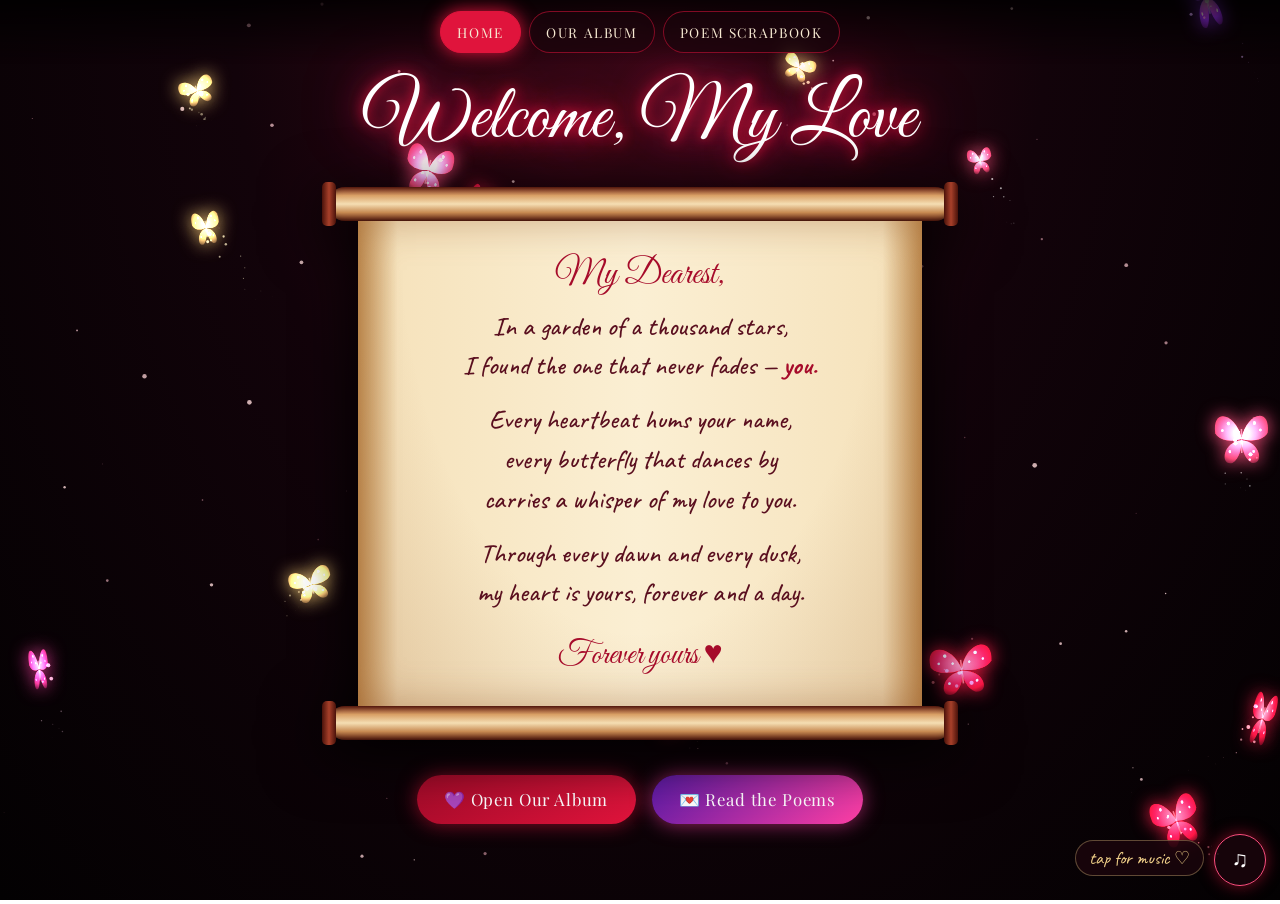
<file: site/index.html>
<!DOCTYPE html>
<html lang="en">
<head>
<meta charset="UTF-8">
<meta name="viewport" content="width=device-width, initial-scale=1, viewport-fit=cover">
<title>For You, My Love ♥</title>
<link href="https://fonts.googleapis.com/css2?family=Great+Vibes&family=Dancing+Script:wght@500;700&family=Playfair+Display:ital,wght@0,400;0,600;1,400&family=Caveat:wght@500;700&display=swap" rel="stylesheet">
<link rel="stylesheet" href="css/common.css">
<link rel="stylesheet" href="css/home.css">
</head>
<body>
<canvas id="bg"></canvas>

<!-- Opening animation: cupid arrow -> purple heart -> heart fireworks -->
<div id="intro">
  <canvas id="introCanvas"></canvas>
  <button id="skip">skip ›</button>
</div>

<nav class="nav" id="nav">
  <a href="index.html" class="active">Home</a>
  <a href="album.html">Our Album</a>
  <a href="poems.html">Poem Scrapbook</a>
</nav>

<main id="home">
  <h1 class="title">Welcome, My Love</h1>

  <!-- Scroll with the welcome poem. Edit the lines below to change the poem. -->
  <section class="scroll" id="scroll">
    <div class="roll top"></div>
    <div class="paper-wrap">
      <div class="paper">
        <div class="paper-inner">
          <p class="to">My Dearest,</p>
          <div class="poem" id="poem">
            <p>In a garden of a thousand stars,</p>
            <p>I found the one that never fades — <em>you.</em></p>
            <p class="gap">Every heartbeat hums your name,</p>
            <p>every butterfly that dances by</p>
            <p>carries a whisper of my love to you.</p>
            <p class="gap">Through every dawn and every dusk,</p>
            <p>my heart is yours, forever and a day.</p>
            <p class="sign">Forever yours ♥</p>
          </div>
        </div>
      </div>
    </div>
    <div class="roll bottom"></div>
  </section>

  <div class="cta">
    <a class="btn" href="album.html">💜 Open Our Album</a>
    <a class="btn alt" href="poems.html">💌 Read the Poems</a>
  </div>
</main>

<script src="js/common.js"></script>
<script src="js/home.js"></script>
</body>
</html>
</file>
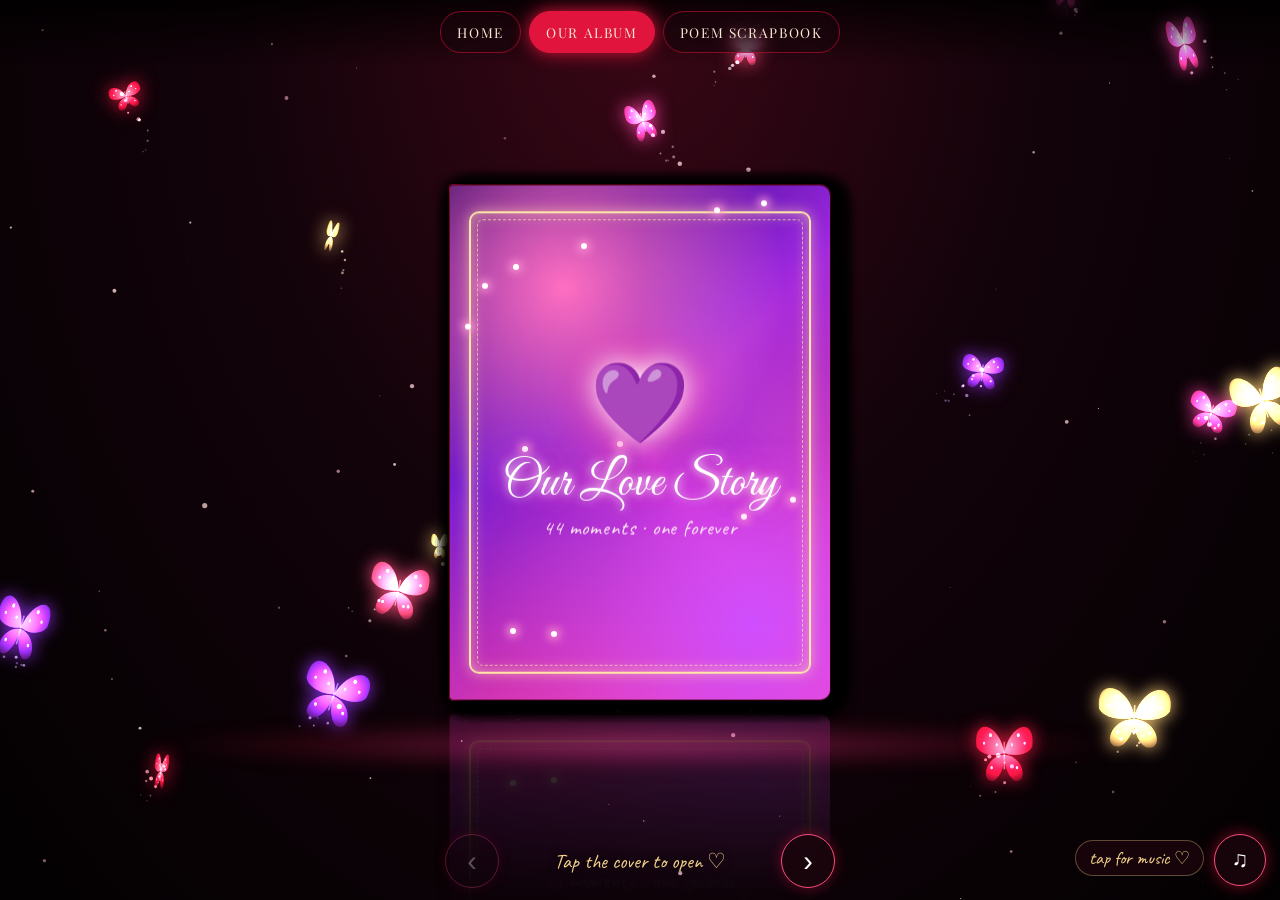
<file: site/album.html>
<!DOCTYPE html>
<html lang="en">
<head>
<meta charset="UTF-8">
<meta name="viewport" content="width=device-width, initial-scale=1, viewport-fit=cover">
<title>Our Album ♥</title>
<link href="https://fonts.googleapis.com/css2?family=Great+Vibes&family=Dancing+Script:wght@500;700&family=Playfair+Display:ital,wght@0,400;0,600;1,400&family=Caveat:wght@500;700&display=swap" rel="stylesheet">
<link rel="stylesheet" href="css/common.css">
<link rel="stylesheet" href="css/album.css">
</head>
<body>
<canvas id="bg"></canvas>
<canvas id="magic"></canvas>
<nav class="nav">
  <a href="index.html">Home</a>
  <a href="album.html" class="active">Our Album</a>
  <a href="poems.html">Poem Scrapbook</a>
</nav>

<main class="stage" id="stage">
  <div class="bookwrap" id="bookwrap">
    <div class="book" id="book"></div>
  </div>
  <div class="ground"></div>
</main>

<div class="controls">
  <button id="prev" aria-label="Previous page">‹</button>
  <span id="indicator">Tap the cover to open ♡</span>
  <button id="next" aria-label="Next page">›</button>
</div>

<script src="js/common.js"></script>
<script src="js/album.js"></script>
</body>
</html>
</file>
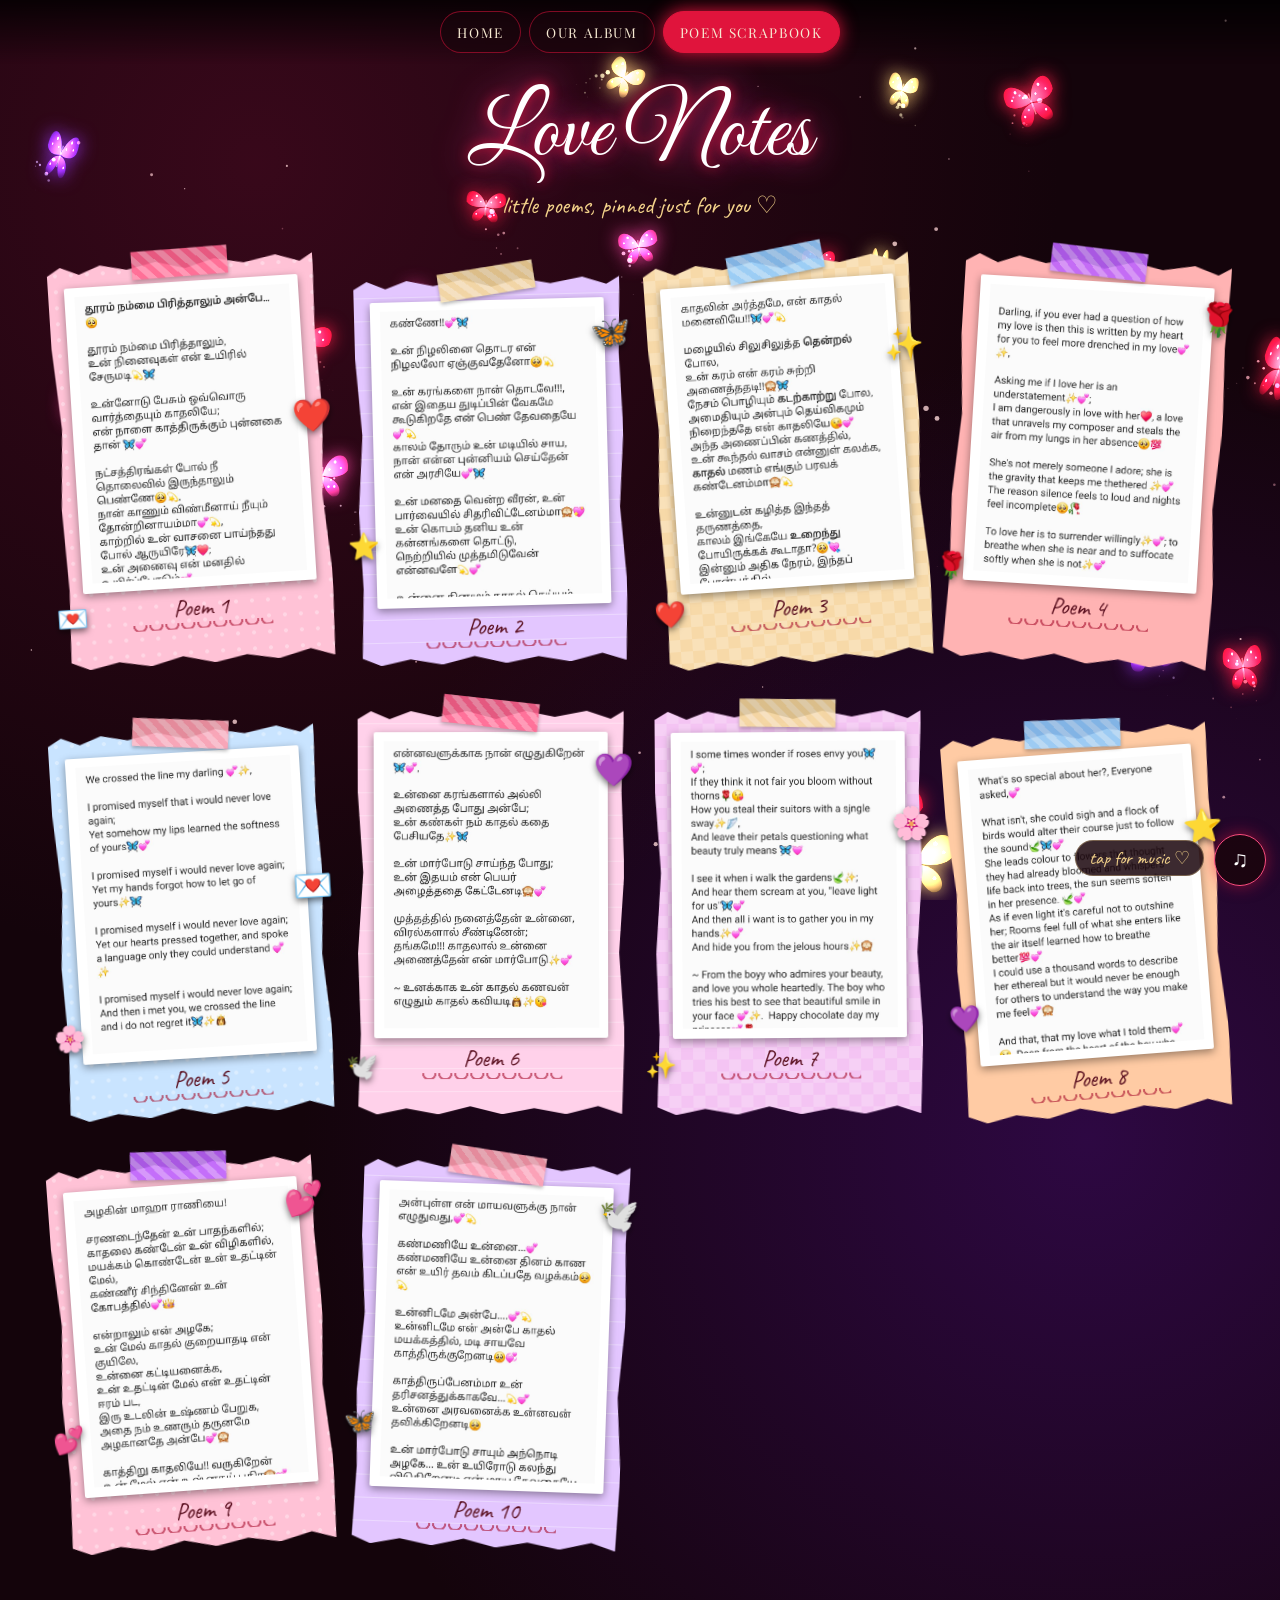
<file: site/poems.html>
<!DOCTYPE html>
<html lang="en">
<head>
<meta charset="UTF-8">
<meta name="viewport" content="width=device-width, initial-scale=1, viewport-fit=cover">
<title>Poem Scrapbook ♥</title>
<link href="https://fonts.googleapis.com/css2?family=Great+Vibes&family=Dancing+Script:wght@500;700&family=Playfair+Display:ital,wght@0,400;0,600;1,400&family=Caveat:wght@500;700&display=swap" rel="stylesheet">
<link rel="stylesheet" href="css/common.css">
<link rel="stylesheet" href="css/poems.css">
</head>
<body>
<canvas id="bg"></canvas>
<nav class="nav">
  <a href="index.html">Home</a>
  <a href="album.html">Our Album</a>
  <a href="poems.html" class="active">Poem Scrapbook</a>
</nav>

<header class="head">
  <h1>Love Notes</h1>
  <p>little poems, pinned just for you ♡</p>
</header>

<main class="board" id="board"></main>

<div class="lightbox" id="lb">
  <button class="x" id="lbClose" aria-label="Close">×</button>
  <button class="arrow l" id="lbPrev" aria-label="Previous">‹</button>
  <div class="lbpaper"><img id="lbImg" alt="Poem"><div class="lbbar"><span id="lbNum"></span> <a id="lbPdf" target="_blank" rel="noopener">open PDF ↗</a></div></div>
  <button class="arrow r" id="lbNext" aria-label="Next">›</button>
</div>

<script src="js/common.js"></script>
<script src="js/poems.js"></script>
</body>
</html>
</file>
<file: site/css/common.css>
:root{
  --black:#050204; --wine:#2a0510; --red:#e0143c; --crimson:#a60b2a; --rose:#ff4d7e;
  --purple:#8a2be2; --glow:#ff3fa4; --gold:#f3d28a; --cream:#f7ead2;
  --script:'Great Vibes','Dancing Script',cursive;
  --hand:'Caveat','Dancing Script',cursive;
  --serif:'Playfair Display',Georgia,serif;
}
*{box-sizing:border-box;margin:0;padding:0}
html,body{min-height:100%;}
body{
  background:radial-gradient(ellipse at 50% 0%,#3a0716 0%,#12030a 45%,#030102 100%) fixed;
  color:var(--cream);font-family:var(--serif);overflow-x:hidden;
}
canvas#bg{position:fixed;inset:0;width:100%;height:100%;z-index:0;pointer-events:none}

/* top nav */
.nav{position:fixed;top:0;left:0;right:0;z-index:50;display:flex;justify-content:center;gap:.5rem;
  padding:.7rem .5rem;flex-wrap:wrap;background:linear-gradient(#000c,#0000)}
.nav a{color:var(--cream);text-decoration:none;font-size:.85rem;letter-spacing:.12em;text-transform:uppercase;
  padding:.45rem 1rem;border:1px solid #e0143c88;border-radius:999px;background:#1a050c99;backdrop-filter:blur(6px);
  transition:.3s}
.nav a:hover,.nav a.active{background:var(--red);box-shadow:0 0 18px var(--red);border-color:var(--red)}

/* music button */
#musicBtn{position:fixed;right:14px;bottom:14px;z-index:60;width:52px;height:52px;border-radius:50%;
  border:1px solid var(--rose);background:#1a050cd9;color:#fff;font-size:1.4rem;cursor:pointer;
  box-shadow:0 0 16px #e0143c88;transition:.3s}
#musicBtn:hover{transform:scale(1.1)}
#musicBtn.playing{animation:spinGlow 3s linear infinite}
#musicHint{position:fixed;right:76px;bottom:24px;z-index:60;font-family:var(--hand);font-size:1.15rem;
  color:var(--gold);background:#1a050cd9;padding:.3rem .8rem;border-radius:999px;border:1px solid #f3d28a55;
  animation:floaty 2s ease-in-out infinite;transition:opacity .5s}
@keyframes spinGlow{0%,100%{box-shadow:0 0 10px #e0143c,0 0 24px #ff3fa488}50%{box-shadow:0 0 22px #ff3fa4,0 0 40px #8a2be288}}
@keyframes floaty{50%{transform:translateY(-5px)}}

/* ---- responsive navigation and touch-friendly controls ---- */
html{ -webkit-text-size-adjust:100%; text-size-adjust:100%; }
body{ min-height:100svh; }
.nav{padding-top:calc(.7rem + env(safe-area-inset-top));}
.nav a, .btn, button{ -webkit-tap-highlight-color:transparent; }
.nav a{min-height:42px;display:inline-flex;align-items:center;justify-content:center}
button, a{touch-action:manipulation}
@media (max-width:700px){
  .nav{gap:.35rem;padding-left:.4rem;padding-right:.4rem}
  .nav a{font-size:.72rem;letter-spacing:.07em;padding:.48rem .72rem}
  #musicBtn{right:12px;bottom:calc(12px + env(safe-area-inset-bottom));width:48px;height:48px}
  #musicHint{right:68px;bottom:calc(22px + env(safe-area-inset-bottom));font-size:1rem}
}
@media (max-width:380px){
  .nav{gap:.25rem}
  .nav a{font-size:.65rem;letter-spacing:.04em;padding:.42rem .55rem}
}
@media (prefers-reduced-motion:reduce){
  *,*::before,*::after{scroll-behavior:auto!important;animation-duration:.01ms!important;animation-iteration-count:1!important;transition-duration:.01ms!important}
}
</file>
<file: site/css/home.css>
body{overflow-y:auto}
#intro{position:fixed;inset:0;z-index:100;background:#000;transition:opacity 1.4s ease}
#intro.done{opacity:0;pointer-events:none}
#introCanvas{width:100%;height:100%;display:block}
#skip{position:absolute;right:18px;top:16px;background:none;border:1px solid #ffffff44;color:#fff9;padding:.35rem .9rem;border-radius:999px;cursor:pointer;font-family:var(--serif)}
#skip:hover{color:#fff;border-color:#fff}

#home{position:relative;z-index:5;min-height:100vh;display:flex;flex-direction:column;align-items:center;
  padding:4.5rem 1rem 5rem;opacity:0;transition:opacity 1.2s}
body.revealed #home{opacity:1}
.title{font-family:var(--script);font-weight:400;font-size:clamp(2.6rem,8vw,4.8rem);color:#fff;
  text-shadow:0 0 12px var(--red),0 0 30px var(--red),0 0 60px #ff3fa4aa;margin-bottom:1.2rem;text-align:center}

/* ---- the scroll ---- */
.scroll{width:min(94vw,600px);display:flex;flex-direction:column;align-items:center;filter:drop-shadow(0 12px 30px #000)}
.roll{width:104%;height:34px;border-radius:17px;position:relative;z-index:2;
  background:linear-gradient(#6d1f12,#d9a066 25%,#f5deb3 50%,#c78a52 75%,#5a1a0e);box-shadow:inset 0 0 6px #0008}
.roll::before,.roll::after{content:"";position:absolute;top:50%;width:14px;height:44px;transform:translateY(-50%);
  background:linear-gradient(90deg,#4a120a,#a8402a,#4a120a);border-radius:5px}
.roll::before{left:-6px}.roll::after{right:-6px}
.paper-wrap{display:grid;grid-template-rows:0fr;width:94%;transition:grid-template-rows 2.4s cubic-bezier(.4,0,.2,1)}
.paper-wrap .paper{overflow:hidden;min-height:0}
body.unrolled .paper-wrap{grid-template-rows:1fr}
.paper-inner{padding:2rem 1.6rem 1.6rem;text-align:center}
.paper{background:
  radial-gradient(ellipse at 50% 0%,#0000 60%,#8a4b1f33 100%),
  linear-gradient(90deg,#c9985a 0,#f6e3bd 7%,#fbefd3 50%,#f6e3bd 93%,#c9985a 100%);
  color:#5a0f1f;box-shadow:inset 0 0 40px #8a4b1f66}
.to{font-family:var(--script);font-size:2.2rem;color:#a60b2a;margin-bottom:.6rem}
.poem p{font-family:var(--hand);font-weight:500;font-size:clamp(1.3rem,4.2vw,1.65rem);line-height:1.5;opacity:0;transform:translateY(8px)}
.poem p.gap{margin-top:.9rem}
.poem em{color:#a60b2a;font-style:normal;font-weight:700}
.poem .sign{font-family:var(--script);font-size:2rem;margin-top:1.2rem;color:#a60b2a}
body.unrolled .poem p{animation:lineIn 1s forwards}
@keyframes lineIn{to{opacity:1;transform:none}}

.cta{display:flex;gap:1rem;flex-wrap:wrap;justify-content:center;margin-top:2.2rem;opacity:0;transition:opacity 1.5s 4s}
body.unrolled .cta{opacity:1}
.btn{color:#fff;text-decoration:none;padding:.85rem 1.7rem;border-radius:999px;font-size:1.05rem;letter-spacing:.05em;
  background:linear-gradient(135deg,#a60b2a,#e0143c);box-shadow:0 0 20px #e0143c99;transition:.3s}
.btn.alt{background:linear-gradient(135deg,#5b1aa6,#ff3fa4);box-shadow:0 0 20px #ff3fa499}
.btn:hover{transform:translateY(-3px) scale(1.04);box-shadow:0 0 34px #ff3fa4}
body:not(.revealed) .nav{opacity:0}
.nav{transition:opacity 1s}

@media (max-width:600px){
  #home{padding:5rem .8rem calc(5rem + env(safe-area-inset-bottom))}
  .title{font-size:clamp(2.4rem,11vw,3.5rem);margin-bottom:.8rem}
  .paper-inner{padding:1.35rem .9rem 1.2rem}
  .to{font-size:1.9rem}
  .poem p{font-size:clamp(1.08rem,4.8vw,1.4rem);line-height:1.42}
  .poem p.gap{margin-top:.65rem}
  .poem .sign{font-size:1.8rem}
  .cta{gap:.7rem;margin-top:1.5rem;width:100%}
  .btn{font-size:.92rem;padding:.8rem 1.1rem;text-align:center}
}
@media (max-width:360px){.btn{width:100%}.roll{height:28px}}
</file>
<file: site/css/album.css>
body{overflow:hidden;height:100vh}
#magic{position:fixed;inset:0;width:100%;height:100%;z-index:30;pointer-events:none}

.stage{position:relative;z-index:5;height:100vh;display:flex;align-items:center;justify-content:center;
  perspective:2400px;padding-top:2.5rem;padding-bottom:4rem}
/* --pw = width of ONE page. Book = 2 pages wide, 4:3 ratio pages */
:root{--pw:min(43vw,calc((100vh - 210px)/1.36),380px)}
.bookwrap{position:relative;transition:transform 1.1s cubic-bezier(.65,.05,.35,1);
  -webkit-box-reflect:below 14px linear-gradient(transparent 62%,rgba(255,255,255,.22));}
.book{position:relative;width:calc(var(--pw)*2);height:calc(var(--pw)*1.36);transform-style:preserve-3d;transform:rotateX(6deg)}
.ground{position:absolute;bottom:calc(50% - var(--pw)*.68 - 62px);left:50%;width:calc(var(--pw)*2.6);height:50px;transform:translateX(-50%);
  background:radial-gradient(ellipse,#ff3fa466,#e0143c22 50%,transparent 70%);filter:blur(8px);pointer-events:none}

/* ---- leaves ---- */
.leaf{position:absolute;top:0;left:50%;width:50%;height:100%;transform-origin:left center;transform-style:preserve-3d;
  transition:transform 1.15s cubic-bezier(.645,.045,.355,1);cursor:pointer}
.leaf.flipped{transform:rotateY(-180deg)}
.face{position:absolute;inset:0;backface-visibility:hidden;-webkit-backface-visibility:hidden;overflow:hidden;
  background:linear-gradient(90deg,#1b060d,#2a0a14);}
.face.front{border-radius:3px 10px 10px 3px;box-shadow:inset 6px 0 14px #000a, 0 0 0 1px #e0143c33}
.face.back{transform:rotateY(180deg);border-radius:10px 3px 3px 10px;box-shadow:inset -6px 0 14px #000a, 0 0 0 1px #e0143c33}
.leaf:not(.flipped) .face.front{box-shadow:inset 6px 0 14px #000a,6px 4px 20px #0009,0 0 0 1px #e0143c33}

/* page-turn reflection / sheen + moving shade */
.face::after{content:"";position:absolute;inset:0;pointer-events:none;opacity:0;
  background:linear-gradient(105deg,transparent 30%,rgba(255,255,255,.55) 48%,rgba(255,180,220,.35) 52%,transparent 70%);
  background-size:260% 100%;background-position:130% 0;mix-blend-mode:screen}
.leaf.turning .face::after{animation:sheen 1.15s ease-in-out}
@keyframes sheen{0%{opacity:0;background-position:130% 0}20%{opacity:1}80%{opacity:1}100%{opacity:0;background-position:-30% 0}}
.face::before{content:"";position:absolute;inset:0;pointer-events:none;opacity:0;z-index:5;
  background:linear-gradient(90deg,#000a,transparent 40%)}
.face.back::before{background:linear-gradient(270deg,#000a,transparent 40%)}
.leaf.turning .face::before{animation:shade 1.15s ease-in-out}
@keyframes shade{50%{opacity:1}}

/* ---- photo pages ---- */
.page{width:100%;height:100%;padding:8% 9% 11%;display:flex;flex-direction:column;align-items:center;position:relative;
  background:radial-gradient(ellipse at 50% 30%,#2e0b17,#12040a 80%);border:0}
.page::before{content:"";position:absolute;inset:3.5%;border:1px solid #f3d28a55;border-radius:6px;pointer-events:none}
.page::after{content:"♥";position:absolute;top:2.2%;left:50%;transform:translateX(-50%);color:#e0143c;font-size:.7rem;text-shadow:0 0 8px #e0143c}
.photo{flex:1;width:100%;background:#fff;padding:3.5%;padding-bottom:9%;border-radius:2px;box-shadow:0 6px 18px #000a;position:relative;min-height:0;display:flex;align-items:center;justify-content:center;overflow:hidden}
.photo .img{width:100%;height:100%;object-fit:contain;object-position:center;display:block;background:#fff}
.photo .ph{width:100%;height:100%;display:flex;flex-direction:column;align-items:center;justify-content:center;gap:.4rem;
  background:linear-gradient(135deg,#3a0716,#4b1280);color:#ffb3d1;font-family:var(--hand);font-size:1.1rem;text-align:center}
.photo .ph b{font-size:2.2rem;color:#ff3fa4;text-shadow:0 0 14px #ff3fa4}
.photo .cap{position:absolute;left:0;right:0;bottom:2%;text-align:center;font-family:var(--hand);font-size:clamp(.8rem,1.5vw,1.15rem);color:#7a1230}
.pnum{position:absolute;bottom:4.5%;width:100%;text-align:center;font-family:var(--hand);color:var(--gold);font-size:clamp(.75rem,1.3vw,1rem)}

/* ---- covers ---- */
.cover{width:100%;height:100%;position:relative;overflow:hidden;display:flex;flex-direction:column;align-items:center;justify-content:center;text-align:center;color:#fff;
  background:radial-gradient(circle at 30% 20%,#ff6fc1 0,transparent 45%),radial-gradient(circle at 80% 85%,#c04bff 0,transparent 50%),linear-gradient(145deg,#2a0560,#7b1fd1 40%,#ff3fa4 85%)}
.cover::before{content:"";position:absolute;inset:-50%;background:conic-gradient(from 0deg,transparent,rgba(255,255,255,.28),transparent 25%,rgba(255,150,220,.25),transparent 55%);animation:spin 9s linear infinite;mix-blend-mode:overlay}
.cover .frame{position:absolute;inset:5%;border:2px solid #ffe6a8;border-radius:10px;box-shadow:inset 0 0 16px #ffe6a888,0 0 14px #ffe6a888}
.cover .frame::after{content:"";position:absolute;inset:6px;border:1px dashed #ffe6a8aa;border-radius:6px}
.cover .emblem{font-size:clamp(2.6rem,7vw,5rem);animation:beat 1.6s ease-in-out infinite;filter:drop-shadow(0 0 14px #fff) drop-shadow(0 0 28px #ff3fa4);position:relative}
.cover h2{font-family:var(--script);font-weight:400;font-size:clamp(1.8rem,4.6vw,3.2rem);line-height:1.05;margin:.4rem 0 .3rem;position:relative;
  text-shadow:0 0 10px #fff,0 0 24px #ff3fa4,0 0 44px #c04bff}
.cover p{font-family:var(--hand);font-size:clamp(.85rem,1.8vw,1.3rem);position:relative;color:#ffeaf6;letter-spacing:.04em}
.cover.front-cover{box-shadow:0 0 40px #ff3fa4,0 0 90px #8a2be2;animation:coverGlow 3s ease-in-out infinite}
.leaf.flipped .cover.front-cover{animation:none}
.cover .tw{position:absolute;width:6px;height:6px;border-radius:50%;background:#fff;box-shadow:0 0 10px 3px #ff9ad5;animation:tw 2.2s ease-in-out infinite}
.inside{background:radial-gradient(ellipse at 50% 40%,#3a0f5c,#12040a 80%);display:flex;align-items:center;justify-content:center;text-align:center;padding:12%;color:var(--cream);width:100%;height:100%;position:relative}
.inside::before{content:"";position:absolute;inset:4%;border:1px solid #f3d28a66;border-radius:6px}
.inside .t{font-family:var(--script);font-size:clamp(1.4rem,3.2vw,2.4rem);color:#ffd1ea;text-shadow:0 0 14px #ff3fa4}
.inside .s{font-family:var(--hand);font-size:clamp(.9rem,1.8vw,1.3rem);margin-top:.6rem;color:var(--gold)}
@keyframes spin{to{transform:rotate(360deg)}}
@keyframes beat{0%,100%{transform:scale(1)}15%{transform:scale(1.15)}30%{transform:scale(1)}45%{transform:scale(1.1)}}
@keyframes coverGlow{50%{box-shadow:0 0 60px #ff6fc1,0 0 130px #a24bff}}
@keyframes tw{0%,100%{opacity:0;transform:scale(.3)}50%{opacity:1;transform:scale(1.2)}}
.leaf.opening .cover.front-cover{animation:coverOpen 1.2s ease-out}
@keyframes coverOpen{0%{filter:brightness(1)}40%{filter:brightness(1.7) saturate(1.5)}100%{filter:brightness(1)}}

/* ---- controls ---- */
.controls{position:fixed;left:0;right:0;bottom:16px;z-index:40;display:flex;align-items:center;justify-content:center;gap:1rem}
.controls button{width:50px;height:50px;border-radius:50%;border:1px solid var(--rose);background:#1a050cd9;color:#fff;font-size:1.8rem;line-height:1;cursor:pointer;transition:.25s;box-shadow:0 0 14px #e0143c66}
.controls button:hover{background:var(--red);transform:scale(1.1)}
.controls button:disabled{opacity:.3;pointer-events:none}
#indicator{min-width:170px;text-align:center;font-family:var(--hand);font-size:1.3rem;color:var(--gold);text-shadow:0 0 10px #000}
@media (max-width:600px){#musicBtn{bottom:74px}#musicHint{bottom:84px}}

/* ---- phones and Android tablets ---- */
body{height:100vh;height:100dvh;min-height:0;overflow:hidden;overscroll-behavior:none}
.stage{height:100vh;height:100dvh;min-height:0;padding-top:4.2rem;padding-bottom:5.2rem}
.book{touch-action:pan-y; -webkit-user-select:none;user-select:none}
.leaf{ -webkit-tap-highlight-color:transparent }
.controls{bottom:calc(12px + env(safe-area-inset-bottom));gap:clamp(.55rem,2vw,1rem)}
.controls button{width:clamp(46px,6vw,54px);height:clamp(46px,6vw,54px);min-width:46px;min-height:46px}
#indicator{min-width:0;width:min(52vw,250px);font-size:clamp(1rem,2.5vw,1.3rem)}
@media (max-width:700px){
  :root{--pw:min(43vw,calc((100dvh - 190px)/1.36),380px)}
  .stage{padding-top:4.5rem;padding-bottom:5.5rem}
  .bookwrap{-webkit-box-reflect:below 8px linear-gradient(transparent 65%,rgba(255,255,255,.14))}
  .book{transform:rotateX(3deg)}
  .page{padding:7% 7% 10%}
  .photo{padding:3%;padding-bottom:9%}
  .photo .cap{font-size:clamp(.68rem,2.6vw,.95rem)}
  .pnum{font-size:clamp(.65rem,2.2vw,.85rem)}
  .cover .emblem{font-size:clamp(2rem,8vw,3.4rem)}
  .cover h2{font-size:clamp(1.25rem,5vw,2rem)}
  .cover p{font-size:clamp(.68rem,2.7vw,.95rem);padding:0 7%}
  .inside .t{font-size:clamp(1.2rem,5vw,1.8rem)}
  .inside .s{font-size:clamp(.72rem,2.8vw,1rem)}
  .controls{gap:.55rem}
  #indicator{width:min(55vw,220px);font-size:clamp(.95rem,3.6vw,1.15rem)}
}
@media (max-width:380px){
  :root{--pw:min(44vw,calc((100dvh - 185px)/1.36),380px)}
  .stage{padding-top:4.8rem}
  .page{padding:6% 6% 9%}
  .cover h2{font-size:1.2rem}
  .cover p{font-size:.66rem}
}
@media (max-height:520px) and (orientation:landscape){
  :root{--pw:min(25vw,calc((100dvh - 115px)/1.36),360px)}
  .stage{padding-top:3.3rem;padding-bottom:4.2rem}
  .nav{padding-top:calc(.35rem + env(safe-area-inset-top))}
  .nav a{padding:.3rem .7rem;min-height:36px}
  .controls{bottom:calc(5px + env(safe-area-inset-bottom))}
  .controls button{width:42px;height:42px;min-width:42px;min-height:42px}
  #indicator{font-size:.95rem}
  .cover .emblem{font-size:2rem}
  .cover h2{font-size:1.35rem}
  .cover p{font-size:.72rem}
}
</file>
<file: site/css/poems.css>
body{background:
  radial-gradient(circle at 20% 10%,#4a0a22aa,transparent 45%),radial-gradient(circle at 85% 70%,#3a0a5eaa,transparent 50%),
  #14040b fixed}
.head{position:relative;z-index:5;text-align:center;padding:5rem 1rem 1rem}
.head h1{font-family:var(--script);font-weight:400;font-size:clamp(3rem,9vw,5.5rem);color:#fff;text-shadow:0 0 12px var(--red),0 0 36px var(--glow)}
.head p{font-family:var(--hand);font-size:1.5rem;color:var(--gold)}

.board{position:relative;z-index:5;max-width:1200px;margin:1.5rem auto 5rem;padding:0 1.2rem;
  display:grid;grid-template-columns:repeat(auto-fill,minmax(250px,1fr));gap:3rem 2rem}

/* scrapbook item: coloured backing paper + taped note */
.item{position:relative;padding:1.3rem 1rem 1rem;cursor:pointer;transform:rotate(var(--rot));transition:transform .35s,filter .35s;
  opacity:0;animation:drop .7s forwards;animation-delay:calc(var(--i)*.08s)}
@keyframes drop{from{opacity:0;transform:translateY(-30px) rotate(calc(var(--rot)*3))}to{opacity:1;transform:rotate(var(--rot))}}
.item:hover{transform:rotate(0) scale(1.05) translateY(-6px);z-index:10;filter:drop-shadow(0 18px 24px #000c)}
.backing{position:absolute;inset:0;z-index:0;background:var(--paper);box-shadow:0 8px 20px #0009;
  clip-path:polygon(0 2%,5% 0,12% 2%,20% 0,30% 1.5%,41% 0,52% 2%,63% 0,74% 1.5%,86% 0,95% 2%,100% 0,99% 20%,100% 40%,98% 60%,100% 80%,99% 100%,90% 98%,78% 100%,66% 98.5%,54% 100%,42% 98%,30% 100%,18% 98.5%,7% 100%,0 98%,1% 80%,0 60%,2% 40%,0 20%)}
.backing.dots{background:var(--paper) radial-gradient(#fff5 18%,transparent 19%) 0 0/16px 16px}
.backing.lines{background:var(--paper) repeating-linear-gradient(0deg,transparent 0 22px,#ffffff55 22px 23px)}
.backing.check{background:var(--paper) conic-gradient(#ffffff33 25%,transparent 0 50%,#ffffff33 0 75%,transparent 0) 0 0/24px 24px}
.note{position:relative;z-index:1;background:#fff;padding:.6rem;box-shadow:0 3px 8px #0006;border-radius:2px}
.note img{width:100%;display:block;aspect-ratio:3/4;object-fit:cover;object-position:top}
.label{position:relative;z-index:1;text-align:center;font-family:var(--hand);font-size:1.5rem;color:#5a0f1f;margin-top:.5rem;line-height:1}
.label::after{content:"";display:block;height:6px;margin:.2rem auto 0;width:60%;background:
  radial-gradient(circle at 50% 0,transparent 5px,#a60b2a 5.5px,#a60b2a 7px,transparent 7.5px) 0 0/16px 6px;opacity:.6}
.tape{position:absolute;z-index:3;top:-12px;left:50%;width:96px;height:28px;transform:translateX(-50%) rotate(var(--tr));
  background:repeating-linear-gradient(45deg,#ffffff66 0 6px,#ffffff22 6px 12px),var(--tape);opacity:.88;box-shadow:0 2px 4px #0005}
.sticker{position:absolute;z-index:4;font-size:2rem;filter:drop-shadow(0 3px 3px #0008);pointer-events:none;animation:bob 3.5s ease-in-out infinite;animation-delay:var(--d)}
@keyframes bob{50%{transform:translateY(-6px) rotate(8deg)}}

/* lightbox */
.lightbox{position:fixed;inset:0;z-index:90;background:#000d;backdrop-filter:blur(6px);display:none;align-items:center;justify-content:center;padding:1rem}
.lightbox.open{display:flex}
.lbpaper{background:#fff;padding:.7rem .7rem 0;border-radius:4px;box-shadow:0 0 60px #ff3fa488;max-height:92vh;max-width:min(92vw,620px);overflow:auto;animation:pop .35s}
@keyframes pop{from{transform:scale(.85) rotate(-3deg);opacity:0}}
.lbpaper img{width:100%;display:block}
.lbbar{display:flex;justify-content:space-between;padding:.6rem .3rem;font-family:var(--hand);font-size:1.3rem;color:#5a0f1f;position:sticky;bottom:0;background:#fff}
.lbbar a{color:#a60b2a;cursor:pointer;text-decoration:none}
.lightbox .x{position:absolute;top:14px;right:18px;font-size:2.4rem;color:#fff;background:none;border:0;cursor:pointer}
.lightbox .arrow{width:46px;height:46px;border-radius:50%;border:1px solid var(--rose);background:#1a050cd9;color:#fff;font-size:1.7rem;cursor:pointer;margin:0 .6rem;flex:none}
.lightbox .arrow:hover{background:var(--red)}
@media (max-width:600px){.lightbox .arrow{position:absolute;bottom:14px}.lightbox .arrow.l{left:14px}.lightbox .arrow.r{right:14px}.board{grid-template-columns:1fr 1fr;gap:2.2rem 1rem}.label{font-size:1.15rem}.tape{width:64px}}

@media (max-width:700px){
  .head{padding:5rem .8rem .5rem}
  .head h1{font-size:clamp(2.8rem,11vw,4rem)}
  .head p{font-size:1.2rem}
  .board{grid-template-columns:repeat(2,minmax(0,1fr));gap:1.8rem .85rem;padding:0 .8rem;margin:1rem auto 4rem}
  .item{min-width:0;padding:1rem .7rem .7rem}
  .note{padding:.4rem}
  .note img{aspect-ratio:3/4;object-fit:contain;background:#fff}
  .label{font-size:clamp(1rem,4.2vw,1.3rem)}
  .tape{width:clamp(52px,18vw,76px);height:23px;top:-9px}
  .sticker{font-size:1.45rem}
  .lbpaper{max-width:calc(100vw - 1.2rem);max-height:78dvh;padding:.45rem .45rem 0}
  .lbpaper img{max-height:68dvh;width:auto;max-width:100%;margin:auto;object-fit:contain}
  .lbbar{font-size:1.05rem;padding:.45rem .2rem}
  .lightbox{padding:.6rem}
  .lightbox .arrow{position:absolute;bottom:calc(12px + env(safe-area-inset-bottom));width:48px;height:48px}
  .lightbox .arrow.l{left:16px}.lightbox .arrow.r{right:16px}
  .lightbox .x{top:calc(8px + env(safe-area-inset-top));right:14px}
}
@media (max-width:360px){.board{gap:1.5rem .65rem;padding:0 .6rem}.item{padding:.85rem .55rem .6rem}}
@media (min-width:701px) and (max-width:1024px){.board{grid-template-columns:repeat(3,minmax(0,1fr));gap:2.2rem 1.4rem}}
</file>
